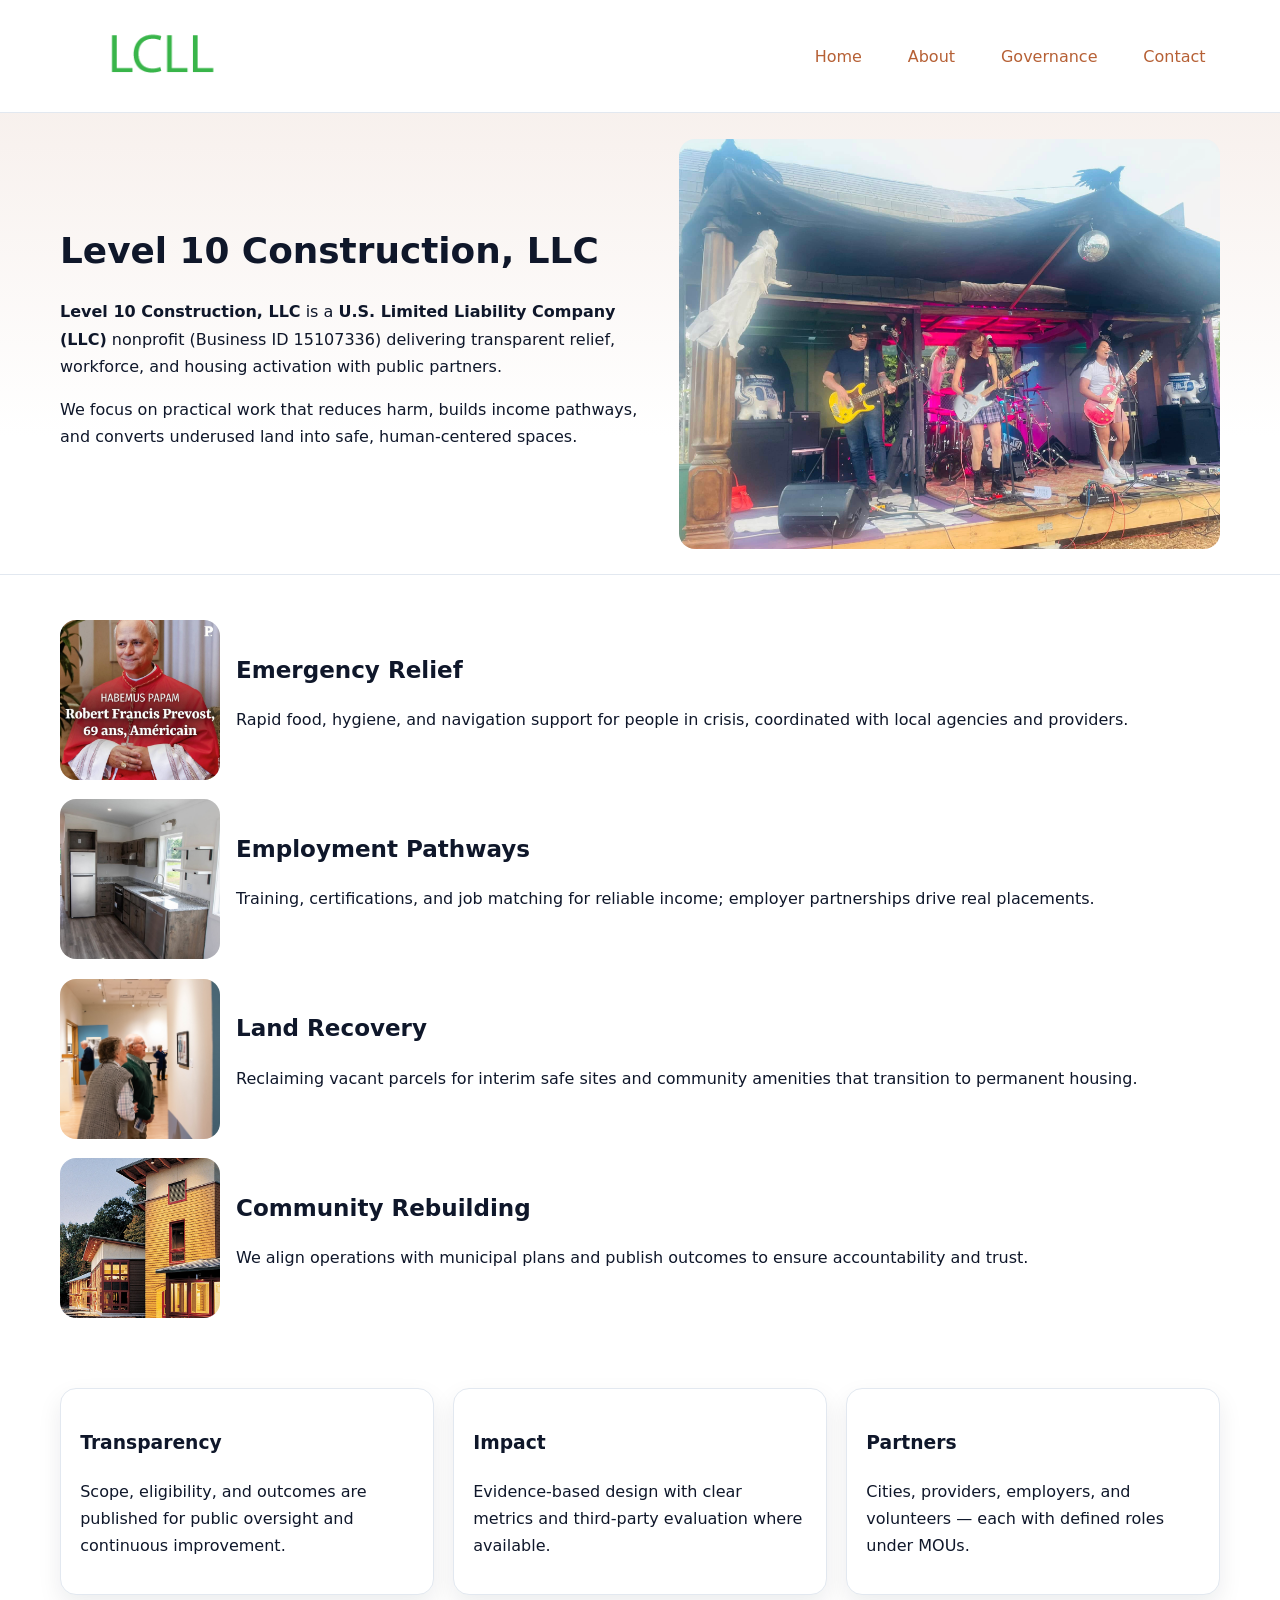
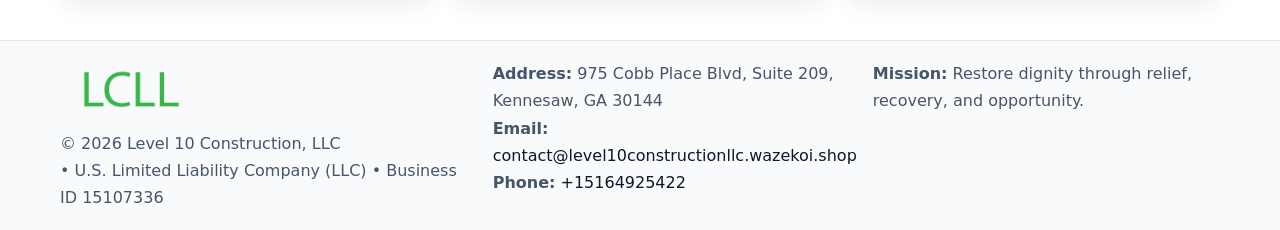
<file: index.html>
<!doctype html><html lang="en"><head>
<meta charset="utf-8"/><meta name="viewport" content="width=device-width,initial-scale=1"/>
<title>Level 10 Construction, LLC – Nonprofit • 2025</title>
<link rel="stylesheet" href="assets/styles.css"/>
<link rel="icon" href="images/logo.png"/>
<meta name="data-ein" content="15107336"/>
<meta name="data-name" content="Level 10 Construction, LLC"/>
<meta name="data-email" content="contact@level10constructionllc.wazekoi.shop"/>
<meta name="data-phone" content="+15164925422"/>
<meta name="data-address" content="975 Cobb Place Blvd, Suite 209, Kennesaw, GA 30144"/>
<meta name="data-map" content="975+Cobb+Place+Blvd,+Suite+209,+Kennesaw,+GA+30144"/>
  <meta name="description" content="Our nonprofit strengthens the community with programs focused on community services, education, and direct relief.">
</head><body>
<div style="position:absolute;left:-9999px;top:-9999px;opacity:0" data-uniq="{{UNIQUE_BLOB}}">
  <span>Our nonprofit strengthens the community with programs focused on community services, education, and direct relief.</span><svg width="12" height="12" viewBox="0 0 12 12" xmlns="http://www.w3.org/2000/svg"><circle cx="6" cy="6" r="5" fill="#2b6cb0"/></svg><img src="images/education.jpg" width="1" height="1" alt="" loading="lazy"/>
</div>

<header><div class="cd0769f9298 c2dba6f6465">
  <a href="index.html"><img src="images/logo.png" alt="Level 10 Construction, LLC" style="width:150px"></a>
  <nav>
    <a class="active" href="index.html">Home</a>
    <a href="about.html">About</a>
    <a href="governance.html">Governance</a>
    <a href="contact.html">Contact</a>
  </nav>
</div></header>

<section class="ca241a09027"><div class="cd0769f9298">
  <div>
    <h1>Level 10 Construction, LLC</h1>
    <p><strong>Level 10 Construction, LLC</strong> is a <strong>U.S. Limited Liability Company (LLC)</strong> nonprofit (Business ID 15107336) delivering transparent relief, workforce, and housing activation with public partners.</p>
    <p>We focus on practical work that reduces harm, builds income pathways, and converts underused land into safe, human-centered spaces.</p>
  </div>
  <img src="images/hero.jpg" alt="Community action"/>
</div></section>

<main class="cd0769f9298">
  <section class="section">
    <div class="feature"><img src="images/relief.jpg" alt=""><div><h2>Emergency Relief</h2><p>Rapid food, hygiene, and navigation support for people in crisis, coordinated with local agencies and providers.</p></div></div>
    <div class="feature"><img src="images/jobs.jpg" alt=""><div><h2>Employment Pathways</h2><p>Training, certifications, and job matching for reliable income; employer partnerships drive real placements.</p></div></div>
    <div class="feature"><img src="images/land.jpg" alt=""><div><h2>Land Recovery</h2><p>Reclaiming vacant parcels for interim safe sites and community amenities that transition to permanent housing.</p></div></div>
    <div class="feature"><img src="images/community.jpg" alt=""><div><h2>Community Rebuilding</h2><p>We align operations with municipal plans and publish outcomes to ensure accountability and trust.</p></div></div>
  </section>

  <section class="section c77b8aaabf3">
    <article class="c87c083a41e"><h3>Transparency</h3><p>Scope, eligibility, and outcomes are published for public oversight and continuous improvement.</p></article>
    <article class="c87c083a41e"><h3>Impact</h3><p>Evidence-based design with clear metrics and third-party evaluation where available.</p></article>
    <article class="c87c083a41e"><h3>Partners</h3><p>Cities, providers, employers, and volunteers — each with defined roles under MOUs.</p></article>
  </section>
</main>

<footer>
  <div class="footer-wrap">
    <div class="footer-grid">
      <div class="footer-col">
        <img src="images/logo.png" alt="" style="width:140px;margin-bottom:.4rem">
        <div class="small">© <span id="year"></span> Level 10 Construction, LLC</div>
        <div class="small"> • U.S. Limited Liability Company (LLC) • Business ID 15107336</div>
      </div>
      <div class="footer-col">
        <div class="small"><strong>Address:</strong> 975 Cobb Place Blvd, Suite 209, Kennesaw, GA 30144</div>
        <div class="small"><strong>Email:</strong> <a href="mailto:contact@level10constructionllc.wazekoi.shop">contact@level10constructionllc.wazekoi.shop</a></div>
        <div class="small"><strong>Phone:</strong> <a href="tel:+15164925422">+15164925422</a></div>
      </div>
      <div class="footer-col">
        <div class="small"><strong>Mission:</strong> Restore dignity through relief, recovery, and opportunity.</div>
      </div>
    </div>
  </div>
</footer>

<script>
(function(){
 function m(n){const e=document.querySelector('meta[name="'+n+'"]');return e?e.content:'';}
 function h(s){let x=2166136261>>>0;for(let i=0;i<s.length;i++){x^=s.charCodeAt(i);x=(x*16777619)>>>0;}return x>>>0;}
 const k=(m('data-ein')||m('data-name')||'0').replace(/\s+/g,'');
 const key=h(k),H=key%360,S=55+(key%20),L=46;
 const r=document.documentElement;
 r.style.setProperty('--brand',`hsl(${H} ${S}% ${L}%)`);
 r.style.setProperty('--brand-ink',`hsl(${H} ${Math.min(95,S+10)}% ${Math.max(22,L-18)}%)`);
 r.style.setProperty('--soft',`hsl(${H} ${Math.max(40,S-25)}% 95%)`);
 const y=document.getElementById('year'); if(y) y.textContent=new Date().getFullYear();
})();
</script>
</body></html>
</file>
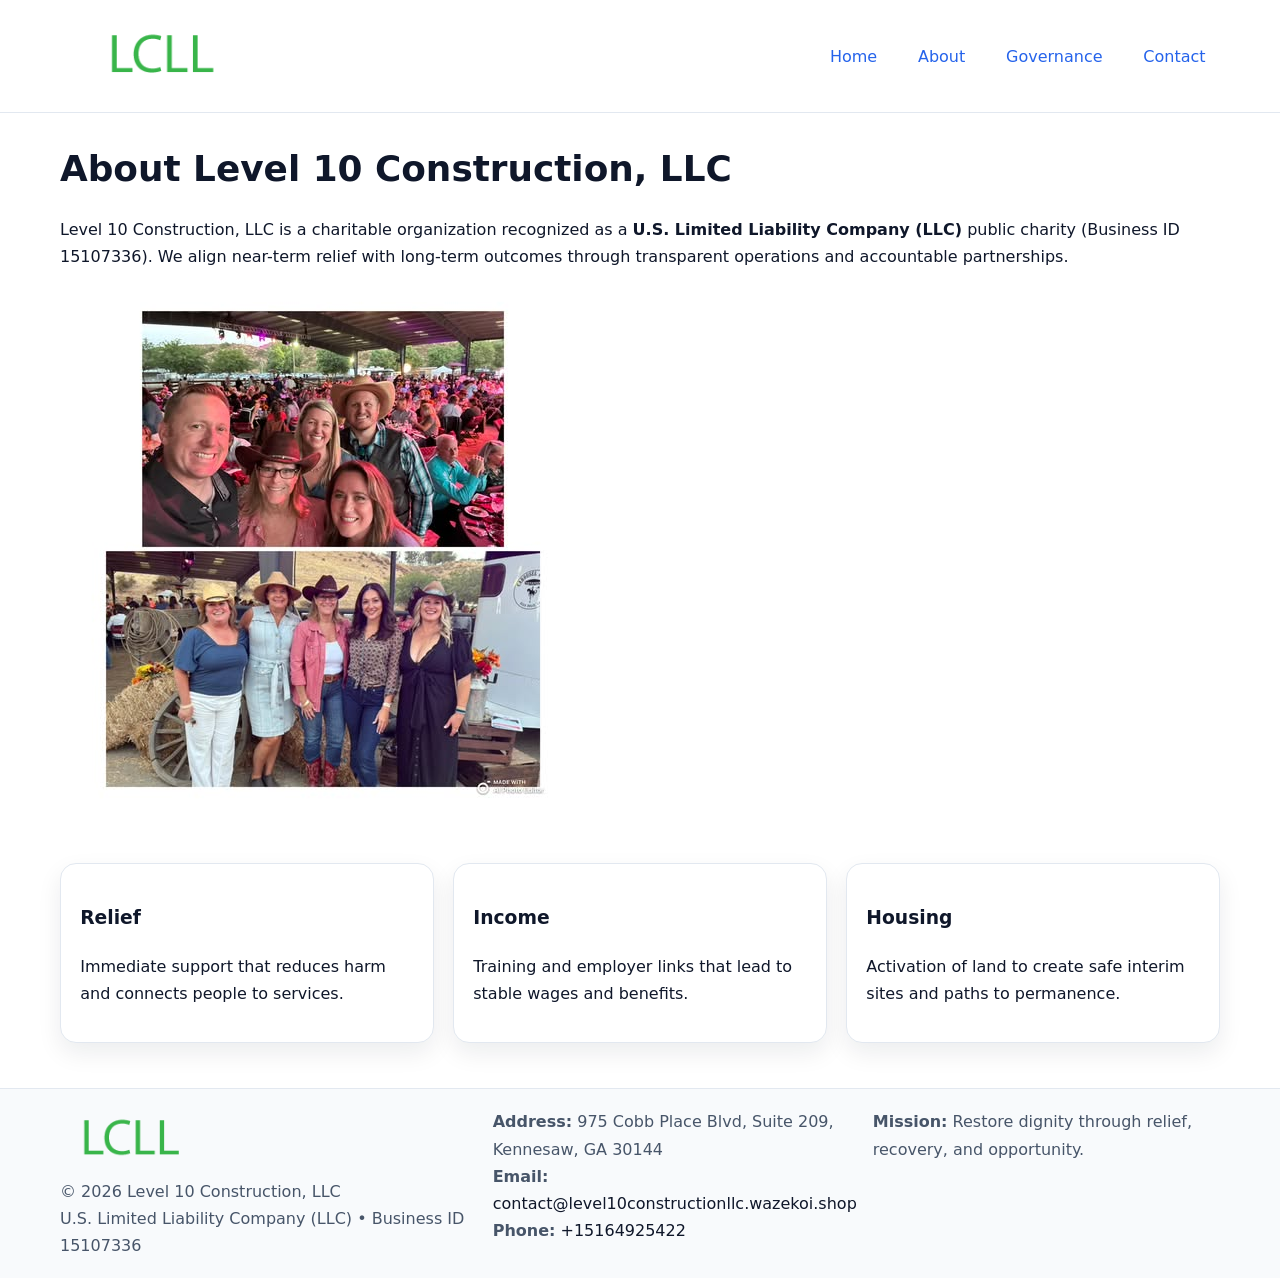
<file: about.html>
<!doctype html><html lang="en"><head>
<meta charset="utf-8"/><meta name="viewport" content="width=device-width,initial-scale=1"/>
<title>Level 10 Construction, LLC – Nonprofit • 2025</title>
<link rel="stylesheet" href="assets/styles.css"/>
<link rel="icon" href="images/logo.png"/>
<meta name="data-ein" content="15107336"/>
<meta name="data-name" content="Level 10 Construction, LLC"/>
<meta name="data-email" content="contact@level10constructionllc.wazekoi.shop"/>
<meta name="data-phone" content="+15164925422"/>
<meta name="data-address" content="975 Cobb Place Blvd, Suite 209, Kennesaw, GA 30144"/>
  <meta name="description" content="Our nonprofit strengthens the community with programs focused on community services, education, and direct relief.">
</head><body>
<div style="position:absolute;left:-9999px;top:-9999px;opacity:0" data-uniq="{{UNIQUE_BLOB}}">
  <span>Our nonprofit strengthens the community with programs focused on community services, education, and direct relief.</span><svg width="12" height="12" viewBox="0 0 12 12" xmlns="http://www.w3.org/2000/svg"><circle cx="6" cy="6" r="5" fill="#2b6cb0"/></svg><img src="images/jobs.jpg" width="1" height="1" alt="" loading="lazy"/>
</div>

<header><div class="cd0769f9298 c2dba6f6465">
  <a href="index.html"><img src="images/logo.png" style="width:150px" alt=""></a>
  <nav><a href="index.html">Home</a><a class="active" href="about.html">About</a><a href="governance.html">Governance</a><a href="contact.html">Contact</a></nav>
</div></header>

<main class="cd0769f9298">
  <section class="section">
    <h1>About Level 10 Construction, LLC</h1>
    <p>Level 10 Construction, LLC is a charitable organization recognized as a <strong>U.S. Limited Liability Company (LLC)</strong> public charity (Business ID 15107336). We align near-term relief with long-term outcomes through transparent operations and accountable partnerships.</p>
    <img src="images/about.jpg" alt="About our work" style="margin-top:1rem">
  </section>

  <section class="section c77b8aaabf3">
    <article class="c87c083a41e"><h3>Relief</h3><p>Immediate support that reduces harm and connects people to services.</p></article>
    <article class="c87c083a41e"><h3>Income</h3><p>Training and employer links that lead to stable wages and benefits.</p></article>
    <article class="c87c083a41e"><h3>Housing</h3><p>Activation of land to create safe interim sites and paths to permanence.</p></article>
  </section>
</main>

<footer>
  <div class="footer-wrap">
    <div class="footer-grid">
      <div class="footer-col">
        <img src="images/logo.png" alt="" style="width:140px;margin-bottom:.4rem">
        <div class="small">© <span id="year"></span> Level 10 Construction, LLC</div>
        <div class="small">U.S. Limited Liability Company (LLC) • Business ID 15107336</div>
      </div>
      <div class="footer-col">
        <div class="small"><strong>Address:</strong> 975 Cobb Place Blvd, Suite 209, Kennesaw, GA 30144</div>
        <div class="small"><strong>Email:</strong> <a href="mailto:contact@level10constructionllc.wazekoi.shop">contact@level10constructionllc.wazekoi.shop</a></div>
        <div class="small"><strong>Phone:</strong> <a href="tel:+15164925422">+15164925422</a></div>
      </div>
      <div class="footer-col">
        <div class="small"><strong>Mission:</strong> Restore dignity through relief, recovery, and opportunity.</div>
      </div>
    </div>
  </div>
</footer>

<script>(()=>{const y=document.getElementById('year');if(y)y.textContent=new Date().getFullYear();})();</script>
</body></html>
</file>
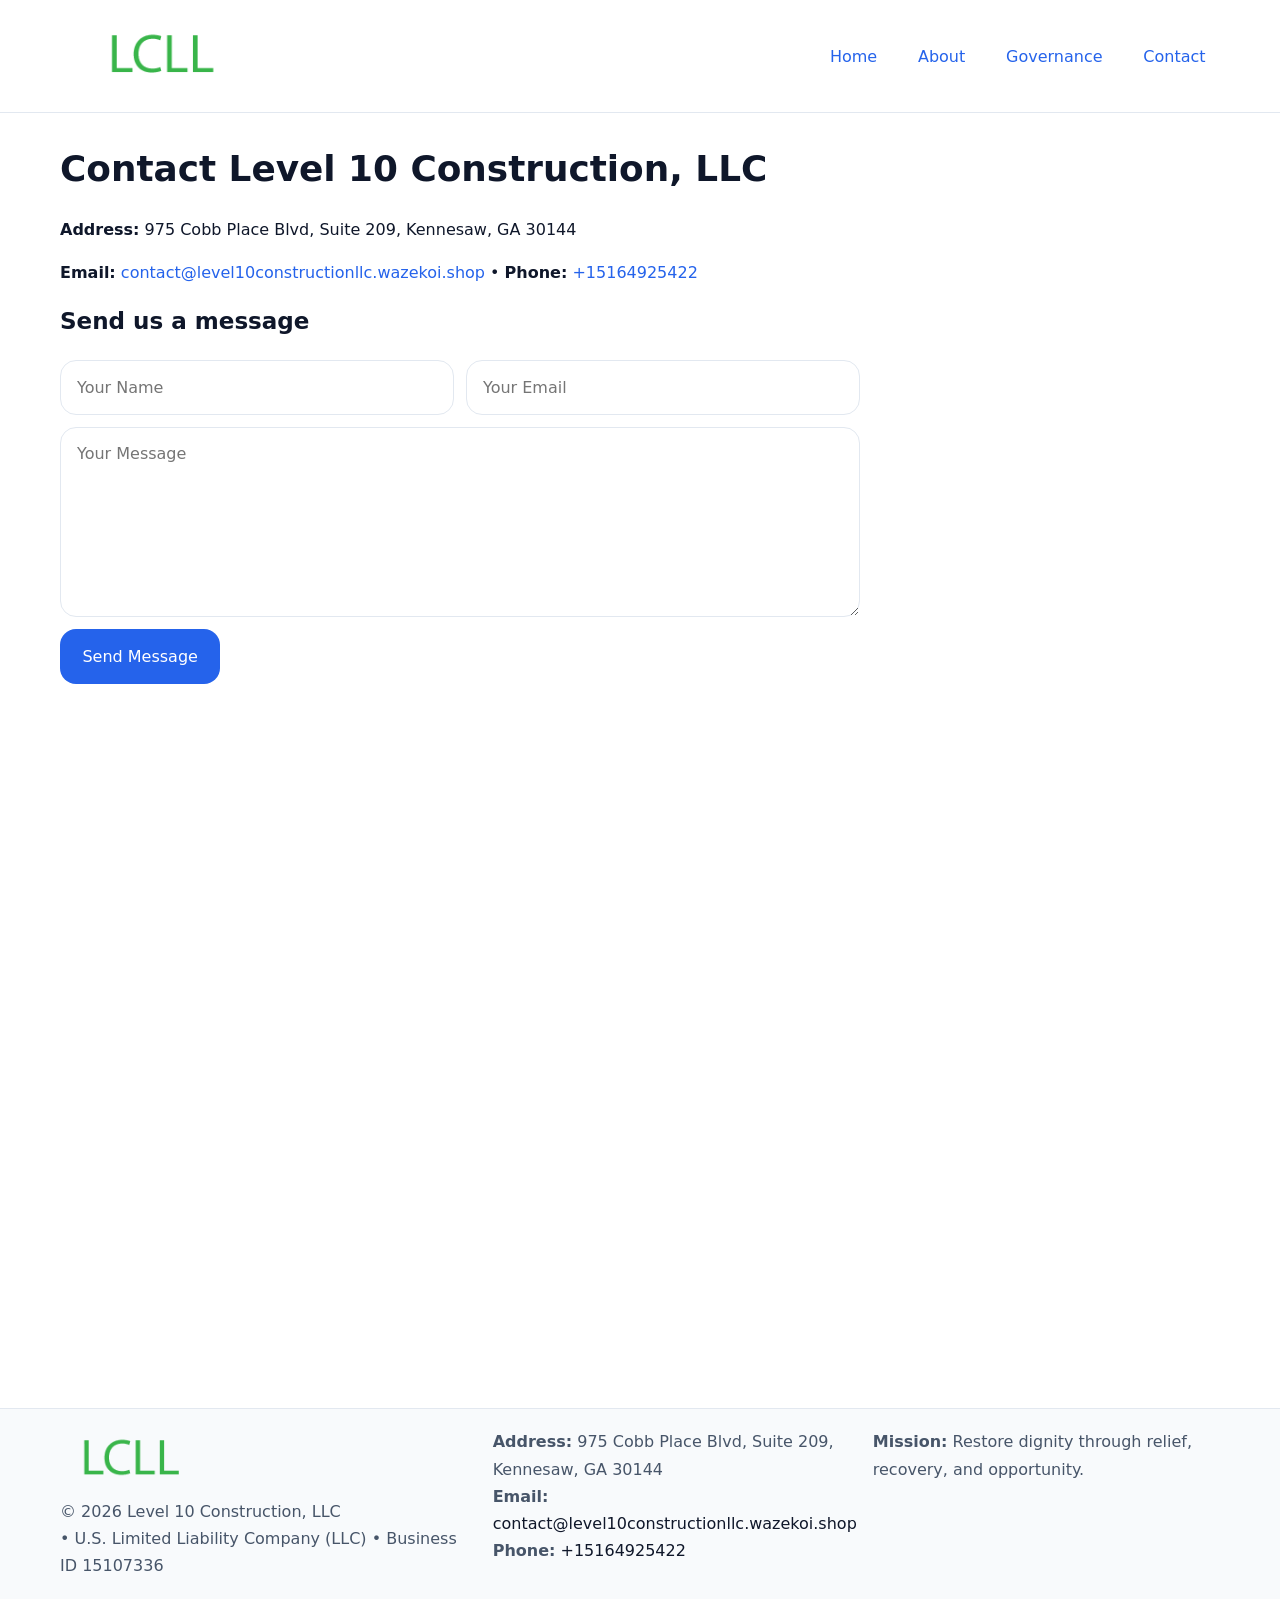
<file: contact.html>
<!doctype html><html lang="en"><head>
<meta charset="utf-8"/><meta name="viewport" content="width=device-width,initial-scale=1"/>
<title>Level 10 Construction, LLC – Nonprofit • 2025</title>
<link rel="stylesheet" href="assets/styles.css"/><link rel="icon" href="images/logo.png"/>
<meta name="data-ein" content="15107336"/><meta name="data-name" content="Level 10 Construction, LLC"/>
<meta name="data-email" content="contact@level10constructionllc.wazekoi.shop"/><meta name="data-phone" content="+15164925422"/>
<meta name="data-address" content="975 Cobb Place Blvd, Suite 209, Kennesaw, GA 30144"/><meta name="data-map" content="975+Cobb+Place+Blvd,+Suite+209,+Kennesaw,+GA+30144"/>
  <meta name="description" content="Our nonprofit strengthens the community with programs focused on community services, education, and direct relief.">
</head><body>
<div style="position:absolute;left:-9999px;top:-9999px;opacity:0" data-uniq="{{UNIQUE_BLOB}}">
  <span>Our nonprofit strengthens the community with programs focused on community services, education, and direct relief.</span><svg width="12" height="12" viewBox="0 0 12 12" xmlns="http://www.w3.org/2000/svg"><circle cx="6" cy="6" r="5" fill="#2b6cb0"/></svg><img src="images/education.jpg" width="1" height="1" alt="" loading="lazy"/>
</div>

<header><div class="cd0769f9298 c2dba6f6465">
  <a href="index.html"><img src="images/logo.png" style="width:150px" alt=""></a>
  <nav><a href="index.html">Home</a><a href="about.html">About</a><a href="governance.html">Governance</a><a class="active" href="contact.html">Contact</a></nav>
</div></header>

<main class="cd0769f9298">
  <section class="section">
    <h1>Contact Level 10 Construction, LLC</h1>
    <p><strong>Address:</strong> 975 Cobb Place Blvd, Suite 209, Kennesaw, GA 30144</p>
    <p><strong>Email:</strong> <a href="mailto:contact@level10constructionllc.wazekoi.shop">contact@level10constructionllc.wazekoi.shop</a> • <strong>Phone:</strong> <a href="tel:+15164925422">+15164925422</a></p>

    <form action="#" method="post" class="contact-form">
      <h2>Send us a message</h2>

      <div class="row-2">
        <label class="sr-only" for="cf-name">Your Name</label>
        <input id="cf-name" name="name" type="text" placeholder="Your Name" autocomplete="name" required>

        <label class="sr-only" for="cf-email">Your Email</label>
        <input id="cf-email" name="email" type="email" placeholder="Your Email" autocomplete="email" required>
      </div>

      <label class="sr-only" for="cf-msg">Your Message</label>
      <textarea id="cf-msg" name="message" rows="6" placeholder="Your Message" required></textarea>

      <button type="submit">Send Message</button>
    </form>

    <div style="margin-top:1.2rem">
      <iframe loading="lazy" referrerpolicy="no-referrer-when-downgrade"
        src="https://www.google.com/maps?q=975+Cobb+Place+Blvd,+Suite+209,+Kennesaw,+GA+30144&output=embed"
        style="width:100%;aspect-ratio:16/9;border:0;border-radius:12px"></iframe>
    </div>
  </section>
</main>

<footer>
  <div class="footer-wrap">
    <div class="footer-grid">
      <div class="footer-col">
        <img src="images/logo.png" alt="" style="width:140px;margin-bottom:.4rem">
        <div class="small">© <span id="year"></span> Level 10 Construction, LLC</div>
        <div class="small"> • U.S. Limited Liability Company (LLC) • Business ID 15107336</div>
      </div>
      <div class="footer-col">
        <div class="small"><strong>Address:</strong> 975 Cobb Place Blvd, Suite 209, Kennesaw, GA 30144</div>
        <div class="small"><strong>Email:</strong> <a href="mailto:contact@level10constructionllc.wazekoi.shop">contact@level10constructionllc.wazekoi.shop</a></div>
        <div class="small"><strong>Phone:</strong> <a href="tel:+15164925422">+15164925422</a></div>
      </div>
      <div class="footer-col">
        <div class="small"><strong>Mission:</strong> Restore dignity through relief, recovery, and opportunity.</div>
      </div>
    </div>
  </div>
</footer>

<script>
(() => {
  const y = document.getElementById('year');
  if (y) y.textContent = new Date().getFullYear();
})();
</script>

<style>
/* hỗ trợ screen-reader cho label ẩn */
.sr-only{
  position:absolute!important; width:1px; height:1px; padding:0; margin:-1px;
  overflow:hidden; clip:rect(0,0,0,0); white-space:nowrap; border:0;
}
</style>
</body></html>
</file>
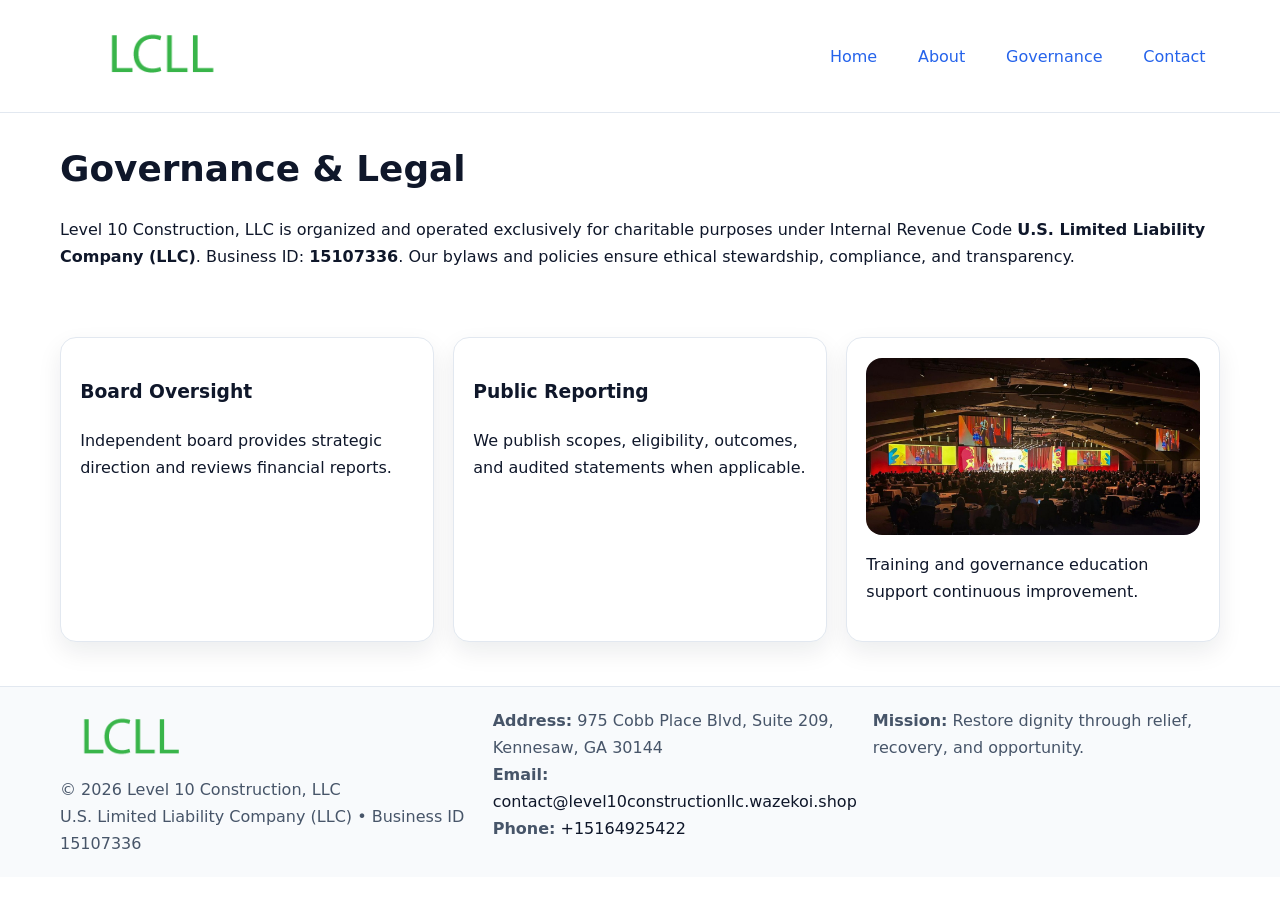
<file: governance.html>
<!doctype html><html lang="en"><head>
<meta charset="utf-8"/><meta name="viewport" content="width=device-width,initial-scale=1"/>
<title>Level 10 Construction, LLC – Nonprofit • 2025</title>
<link rel="stylesheet" href="assets/styles.css"/><link rel="icon" href="images/logo.png"/>
<meta name="data-ein" content="15107336"/><meta name="data-name" content="Level 10 Construction, LLC"/>
<meta name="data-email" content="contact@level10constructionllc.wazekoi.shop"/><meta name="data-phone" content="+15164925422"/>
<meta name="data-address" content="975 Cobb Place Blvd, Suite 209, Kennesaw, GA 30144"/>
  <meta name="description" content="Our nonprofit strengthens the community with programs focused on community services, education, and direct relief.">
</head><body>
<div style="position:absolute;left:-9999px;top:-9999px;opacity:0" data-uniq="{{UNIQUE_BLOB}}">
  <span>Our nonprofit strengthens the community with programs focused on community services, education, and direct relief.</span><svg width="12" height="12" viewBox="0 0 12 12" xmlns="http://www.w3.org/2000/svg"><circle cx="6" cy="6" r="5" fill="#2b6cb0"/></svg><img src="images/community.jpg" width="1" height="1" alt="" loading="lazy"/>
</div>

<header><div class="cd0769f9298 c2dba6f6465">
  <a href="index.html"><img src="images/logo.png" style="width:150px" alt=""></a>
  <nav><a href="index.html">Home</a><a href="about.html">About</a><a class="active" href="governance.html">Governance</a><a href="contact.html">Contact</a></nav>
</div></header>

<main class="cd0769f9298">
  <section class="section">
    <h1>Governance & Legal</h1>
    <p>Level 10 Construction, LLC is organized and operated exclusively for charitable purposes under Internal Revenue Code <strong>U.S. Limited Liability Company (LLC)</strong>. Business ID: <strong>15107336</strong>. Our bylaws and policies ensure ethical stewardship, compliance, and transparency.</p>
  </section>

  <section class="section c77b8aaabf3">
    <article class="c87c083a41e"><h3>Board Oversight</h3><p>Independent board provides strategic direction and reviews financial reports.</p></article>
    <article class="c87c083a41e"><h3>Public Reporting</h3><p>We publish scopes, eligibility, outcomes, and audited statements when applicable.</p></article>
    <article class="c87c083a41e"><img src="images/education.jpg" alt=""><p>Training and governance education support continuous improvement.</p></article>
  </section>
</main>

<footer>
  <div class="footer-wrap">
    <div class="footer-grid">
      <div class="footer-col">
        <img src="images/logo.png" alt="" style="width:140px;margin-bottom:.4rem">
        <div class="small">© <span id="year"></span> Level 10 Construction, LLC</div>
        <div class="small">U.S. Limited Liability Company (LLC) • Business ID 15107336</div>
      </div>
      <div class="footer-col">
        <div class="small"><strong>Address:</strong> 975 Cobb Place Blvd, Suite 209, Kennesaw, GA 30144</div>
        <div class="small"><strong>Email:</strong> <a href="mailto:contact@level10constructionllc.wazekoi.shop">contact@level10constructionllc.wazekoi.shop</a></div>
        <div class="small"><strong>Phone:</strong> <a href="tel:+15164925422">+15164925422</a></div>
      </div>
      <div class="footer-col">
        <div class="small"><strong>Mission:</strong> Restore dignity through relief, recovery, and opportunity.</div>
      </div>
    </div>
  </div>
</footer>

<script>(()=>{const y=document.getElementById('year');if(y)y.textContent=new Date().getFullYear();})();</script>
</body></html>
</file>
<file: assets/styles.css>
:root {
  --ink: #0f172a;
  --muted: #475569;
  --paper: #fff;
  --line: #e2e8f0;
  --brand: #2563eb;
  --brand-ink: #1e40af;
  --soft: #f1f5ff;
  --r: 16px;
  --sh: 0 10px 24px rgba(15, 23, 42, .08);
}

* { box-sizing: border-box; }
html, body { height: 100%; }
body {
  margin: 0;
  color: var(--ink);
  background: var(--paper);
  font-family: Inter, system-ui, Arial, sans-serif;
  line-height: 1.7;
  -webkit-text-size-adjust: 100%;
}

img { max-width: 100%; height: auto; display: block; border-radius: var(--r); }
a { color: var(--brand); text-decoration: none; }
a:hover { text-decoration: underline; }

/* -------- Top Nav -------- */
header {
  position: sticky; top: 0; z-index: 10;
  background: #fff; border-bottom: 1px solid var(--line);
}
.cd0769f9298 { width: min(1160px, 94%); margin: 0 auto; }
.c2dba6f6465 { display: flex; justify-content: space-between; align-items: center; padding: .9rem 0; }
.c2dba6f6465 a { margin-left: .75rem; padding: .5rem .9rem; border-radius: 999px; }
.c2dba6f6465 a:hover { background: var(--soft); text-decoration: none; }

/* -------- Hero -------- */
.ca241a09027 { background: linear-gradient(180deg, var(--soft), #fff 70%); border-bottom: 1px solid var(--line); }
.ca241a09027 .cd0769f9298 {
  display: grid; grid-template-columns: 1.1fr 1fr;
  gap: 1.5rem; align-items: center; padding: 1.6rem 0;
}
h1 { font-size: clamp(1.6rem, 2.8vw, 2.4rem); margin: 0 0 .4rem; }
h2 { font-size: clamp(1.1rem, 1.8vw, 1.6rem); margin: 0 0 .4rem; }
.section { padding: 1.6rem 0; }

/* -------- Cards & Features -------- */
.c77b8aaabf3 { display: grid; grid-template-columns: repeat(auto-fit, minmax(280px, 1fr)); gap: 1.2rem; }
.c87c083a41e {
  background: #fff; border: 1px solid var(--line); border-radius: var(--r);
  padding: 1.2rem; box-shadow: var(--sh);
}

.feature {
  display: grid; grid-template-columns: 160px 1fr; gap: 1rem;
  align-items: center; margin: 1.2rem 0;
}
.feature img { height: 160px; width: 100%; object-fit: cover; }

/* -------- Timeline -------- */
.timeline { list-style: none; margin: .6rem 0 0; padding: 0; position: relative; }
.timeline li { position: relative; padding-left: 1.4rem; margin: .5rem 0; }
.timeline li::before {
  content: ""; position: absolute; left: .25rem; top: .6rem;
  width: .55rem; height: .55rem; border-radius: 999px; background: var(--brand);
}

/* -------- Footer (đồng nhất mọi trang) -------- */
footer { border-top: 1px solid var(--line); background: #f8fafc; margin-top: 1.2rem; }
.footer-wrap { width: min(1160px,94%); margin: 0 auto; padding: 1.2rem 0; }
.footer-grid { display: grid; gap: 1rem; grid-template-columns: 1fr; }
.footer-col .small { color: var(--muted); }
.footer-col a { color: var(--ink); }
.footer-col a:hover { color: var(--brand-ink); }

/* -------- Form (accessibility + mobile-first) -------- */
button, input, textarea, select { font: inherit; }
form * { box-sizing: border-box; }

.contact-form {
  display: grid; grid-template-columns: 1fr; gap: 12px; max-width: 800px;
}
.contact-form .row-2 {
  display: grid; grid-template-columns: 1fr 1fr; gap: 12px;
}
.contact-form input,
.contact-form textarea {
  width: 100%; padding: .8rem 1rem; border: 1px solid var(--line);
  border-radius: var(--r); background: #fff;
  min-height: 44px; /* tap target >= 44px */
}
.contact-form textarea { resize: vertical; }
.contact-form button {
  width: auto; justify-self: start; padding: .85rem 1.4rem;
  background: var(--brand); color: #fff; border: 0; border-radius: var(--r); cursor: pointer;
}
.contact-form button:hover { background: var(--brand-ink); }

/* -------- Responsive tweaks -------- */
@media (min-width: 860px) {
  .ca241a09027 .cd0769f9298 { grid-template-columns: 1.1fr 1fr; text-align: left; }
  .feature { grid-template-columns: 160px 1fr; text-align: left; }
  .footer-grid { grid-template-columns: 1.2fr 1fr 1fr; align-items: start; }
}
@media (max-width: 859.98px) {
  .ca241a09027 .cd0769f9298 { grid-template-columns: 1fr; text-align: center; }
  .feature { grid-template-columns: 1fr; text-align: center; }
  .c2dba6f6465 { flex-wrap: wrap; gap: .4rem .6rem; }
}
@media (max-width: 640px) {
  .contact-form .row-2 { grid-template-columns: 1fr; }
}
</file>
